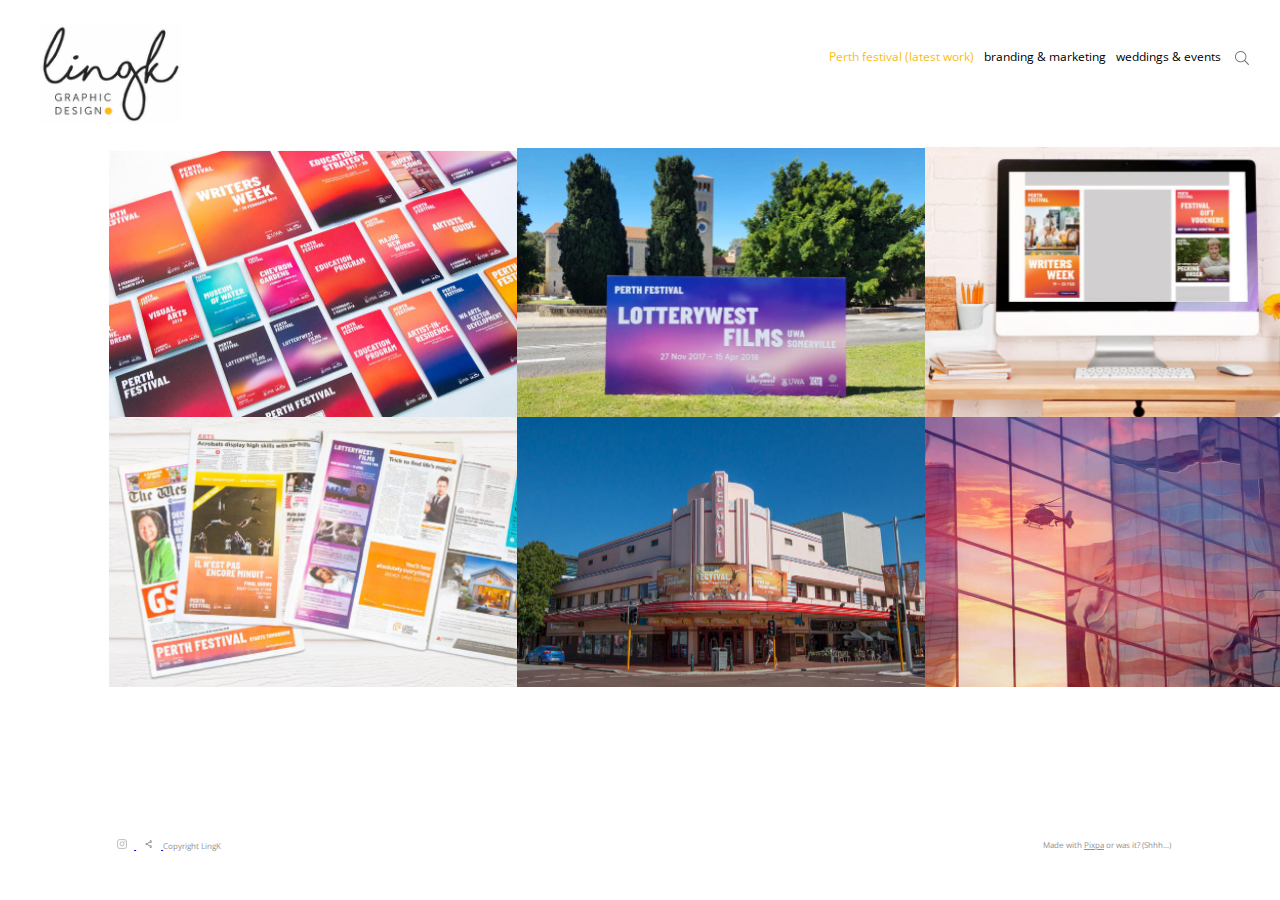
<file: index.html>
<!DOCTYPE html>
<html lang="en">
<head>
    <meta charset="UTF-8">
    <meta http-equiv="X-UA-Compatible" content="IE=edge">
    <meta name="viewport" content="width=device-width, initial-scale=1.0">
    <link rel="stylesheet" href="styles.css"> 
    <title>LingK</title>
</head>
<body>
    <div class="topbar">
        <div class="logodiv">
            <a href="index.html">
                <img class="logo" src="images/logo.png" alt="Copyright LingK">
            </a>
        </div>
        <nav id="main_nav">
            <a class="active" href="index.html">Perth festival (latest work)</a>
            <a class="nav" href="branding.html">branding & marketing</a>
            <a class="nav" href="weddings/weddings.html">weddings & events</a>
            <a class="nav" href="#">
                <img src="images/search.png" alt="search" onclick="search()">
            </a>
            <script src="index.js"></script>
        </nav>
    </div>
    <div id="searchoverlay">
        <textarea class="searchtext" placeholder="Search" rows="1" cols="40"></textarea>
        <img id="search" src="../images/search.png" alt="search" onclick="" height="5%">
    </div>
    <p><a href="#main_burger" id="access_nav" class="access_aid"></a></p>
    <nav id="main_burger">
        <ul>
            <li><a class="activeburger" href="index.html">Perth festival (latest work)</a>
            <li><a class="burger" href="branding.html">branding & marketing</a>
            <li><a class="burger" href="weddings/weddings.html">weddings & events</a>
            <li><a class="burger" href="#">
                <img src="images/search.png" alt="search" onclick="search()">
            </a>
        </ul>
        <p><a href="#body" id="access_top" class="access_aid"></a></p>
        <script src="index.js"></script>
    </nav>
    <div class="images">
        <div class="toprow">
            <div class="container">
                <a href="festival/creative.html">
                    <img class="topimgs" src="images/homepage/1.png" alt="creative">
                    <div class="overlay">
                        <div class="text" id="text">creative direction</div>
                    </div>
                </a>
            </div>
            <div class="container">
                <a href="festival/signage.html">
                    <img class="topimgs" src="images/homepage/2.png" alt="signage">
                    <div class="overlay">
                        <div class="text" id="text">signage</div>
                    </div>
                </a>
            </div>
            <div class="container">
                <a href="festival/digital.html">
                    <img class="topimgs" src="images/homepage/3.png" alt="digital advertising">
                    <div class="overlay">
                        <div class="text" id="text">digital advertising</div>
                    </div>
                </a>
            </div>
        </div>
        <div class="botrow">
            <div class="container">
                <a href="festival/print.html">
                    <img class="botimgs" src="images/homepage/4.png" alt="print advertising">
                    <div class="overlay">
                        <div class="text" id="text">print advertising</div>
                    </div>
                </a>
            </div>
            <div class="container">
                <a href="festival/posters.html">
                    <img class="botimgs" src="images/homepage/5.png" alt="posters">
                    <div class="overlay">
                        <div class="text" id="text">posters</div>
                    </div>
                </a>
            </div>
            <div class="container">
                <a href="festival/imageedit.html">
                    <img class="botimgs" src="images/homepage/6.png" alt="image editing">
                    <div class="overlay">
                        <div class="text" id="text">image editing</div>
                    </div>
                </a>
            </div>
        </div>
    </div>

    <div class="smallimages">
        <div class="smalltoprow">
            <div class="smallcontainer">
                <a href="festival/creative.html">
                    <img class="smalltopimgs" src="images/homepage/1.png" alt="creative">
                    <div class="smalloverlay">
                        <div id="smalltext">creative direction</div>
                    </div>
                </a>
            </div>
            <div class="smallcontainer">
                <a href="festival/signage.html">
                    <img class="smalltopimgs" src="images/homepage/2.png" alt="signage">
                    <div class="smalloverlay">
                        <div id="smalltext">signage</div>
                    </div>
                </a>
            </div>
        </div>
        <div class="smallmiddlerow">
            <div class="smallcontainer">
                <a href="festival/digital.html">
                    <img class="smallmiddleimgs" src="images/homepage/3.png" alt="digital advertising">
                    <div class="smalloverlay">
                        <div id="smalltext">digital advertising</div>
                    </div>
                </a>
            </div>
            <div class="smallcontainer">
                <a href="festival/print.html">
                    <img class="smallmiddleimgs" src="images/homepage/4.png" alt="print advertising">
                    <div class="smalloverlay">
                        <div id="smalltext">print advertising</div>
                    </div>
                </a>
            </div>
        </div>
        <div class="smallbotrow">
            <div class="smallcontainer">
                <a href="festival/posters.html">
                    <img class="smallbotimgs" src="images/homepage/5.png" alt="posters">
                    <div class="smalloverlay">
                        <div id="smalltext">posters</div>
                    </div>
                </a>
            </div>
            <div class="smallcontainer">
                <a href="festival/imageedit.html">
                    <img class="smallbotimgs" src="images/homepage/6.png" alt="image editing">
                    <div class="smalloverlay">
                        <div id="smalltext">image editing</div>
                    </div>
                </a>
            </div>
        </div>
    </div>
    <div class="footer">
        <div class="botleft">
            <a href="https://instagram.com/">
                <img class="share" src="images/instagram.png" alt="search" height="10px">
            </a>
            <a href="#">
                <img class="share" src="images/share.PNG" alt="search" height="10px">
            </a>
            Copyright LingK
        </div>
        <div class="botright">
            Made with <a href="#" class="pixpa">Pixpa</a> or was it? (Shhh...)
        </div>
    </div>
</body>
</html>
</file>
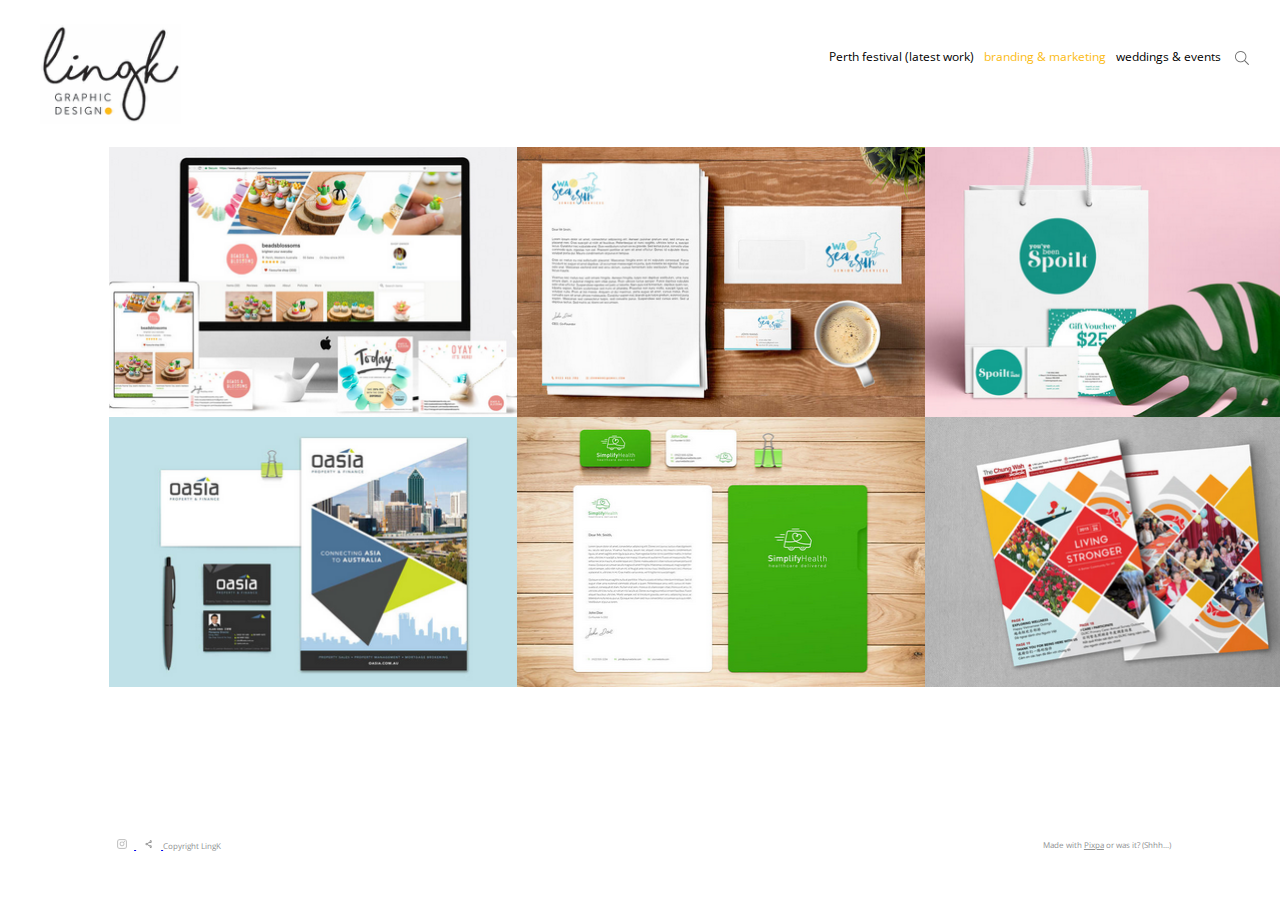
<file: branding.html>
<!DOCTYPE html>
<html lang="en">
<head>
    <meta charset="UTF-8">
    <meta http-equiv="X-UA-Compatible" content="IE=edge">
    <meta name="viewport" content="width=device-width, initial-scale=1.0">
    <link rel="stylesheet" href="styles.css"> 
    <title>LingK</title>
</head>
<body>
    <div class="topbar">
        <div class="logodiv">
            <a href="index.html">
                <img class="logo" src="images/logo.png" alt="Copyright LingK">
            </a>
        </div>
        <nav id="main_nav">
            <a class="nav" href="index.html">Perth festival (latest work)</a>
            <a class="active" href="branding.html">branding & marketing</a>
            <a class="nav" href="weddings/weddings.html">weddings & events</a>
            <a class="nav" href="#">
                <img src="images/search.png" alt="search" onclick="search()">
            </a>
            <script src="index.js"></script>
        </nav>
    </div>
    <div id="searchoverlay">
        <input id="searchtext" type="text" placeholder="Search">
        <img id="search" src="images/search.png" alt="search" onclick="" height="5%">
    </div>
    <div class="images">
        <div class="toprow">
            <div class="container">
                <a href="festival/creative.html">
                    <img class="topimgs" src="images/branding/1.png" alt="creative">
                    <div class="overlay">
                        <div class="text" id="text">beads & blossoms</div>
                    </div>
                </a>
            </div>
            <div class="container">
                <a href="festival/signage.html">
                    <img class="topimgs" src="images/branding/2.png" alt="signage">
                    <div class="overlay">
                        <div class="text" id="text">WA sea & sun services</div>
                    </div>
                </a>
            </div>
            <div class="container">
                <a href="festival/digital.html">
                    <img class="topimgs" src="images/branding/3.png" alt="digital advertising">
                    <div class="overlay">
                        <div class="text" id="text">spoilt at subi</div>
                    </div>
                </a>
            </div>
        </div>
        <div class="botrow">
            <div class="container">
                <a href="festival/print.html">
                    <img class="botimgs" src="images/branding/4.png" alt="print advertising">
                    <div class="overlay">
                        <div class="text" id="text">oasia property & finance</div>
                    </div>
                </a>
            </div>
            <div class="container">
                <a href="festival/posters.html">
                    <img class="botimgs" src="images/branding/5.png" alt="posters">
                    <div class="overlay">
                        <div class="text" id="text">simplify health</div>
                    </div>
                </a>
            </div>
            <div class="container">
                <a href="festival/imageedit.html">
                    <img class="botimgs" src="images/branding/6.png" alt="image editing">
                    <div class="overlay">
                        <div class="text" id="text">chung wah CAC</div>
                    </div>
                </a>
            </div>
        </div>
    </div>
    <div class="footer">
        <div class="botleft">
            <a href="https://instagram.com/">
                <img class="share" src="images/instagram.png" alt="search" height="10px">
            </a>
            <a href="#">
                <img class="share" src="images/share.PNG" alt="search" height="10px">
            </a>
            Copyright LingK
        </div>
        <div class="botright">
            Made with <a href="#" class="pixpa">Pixpa</a> or was it? (Shhh...)
        </div>
    </div>
</body>
</html>
</file>
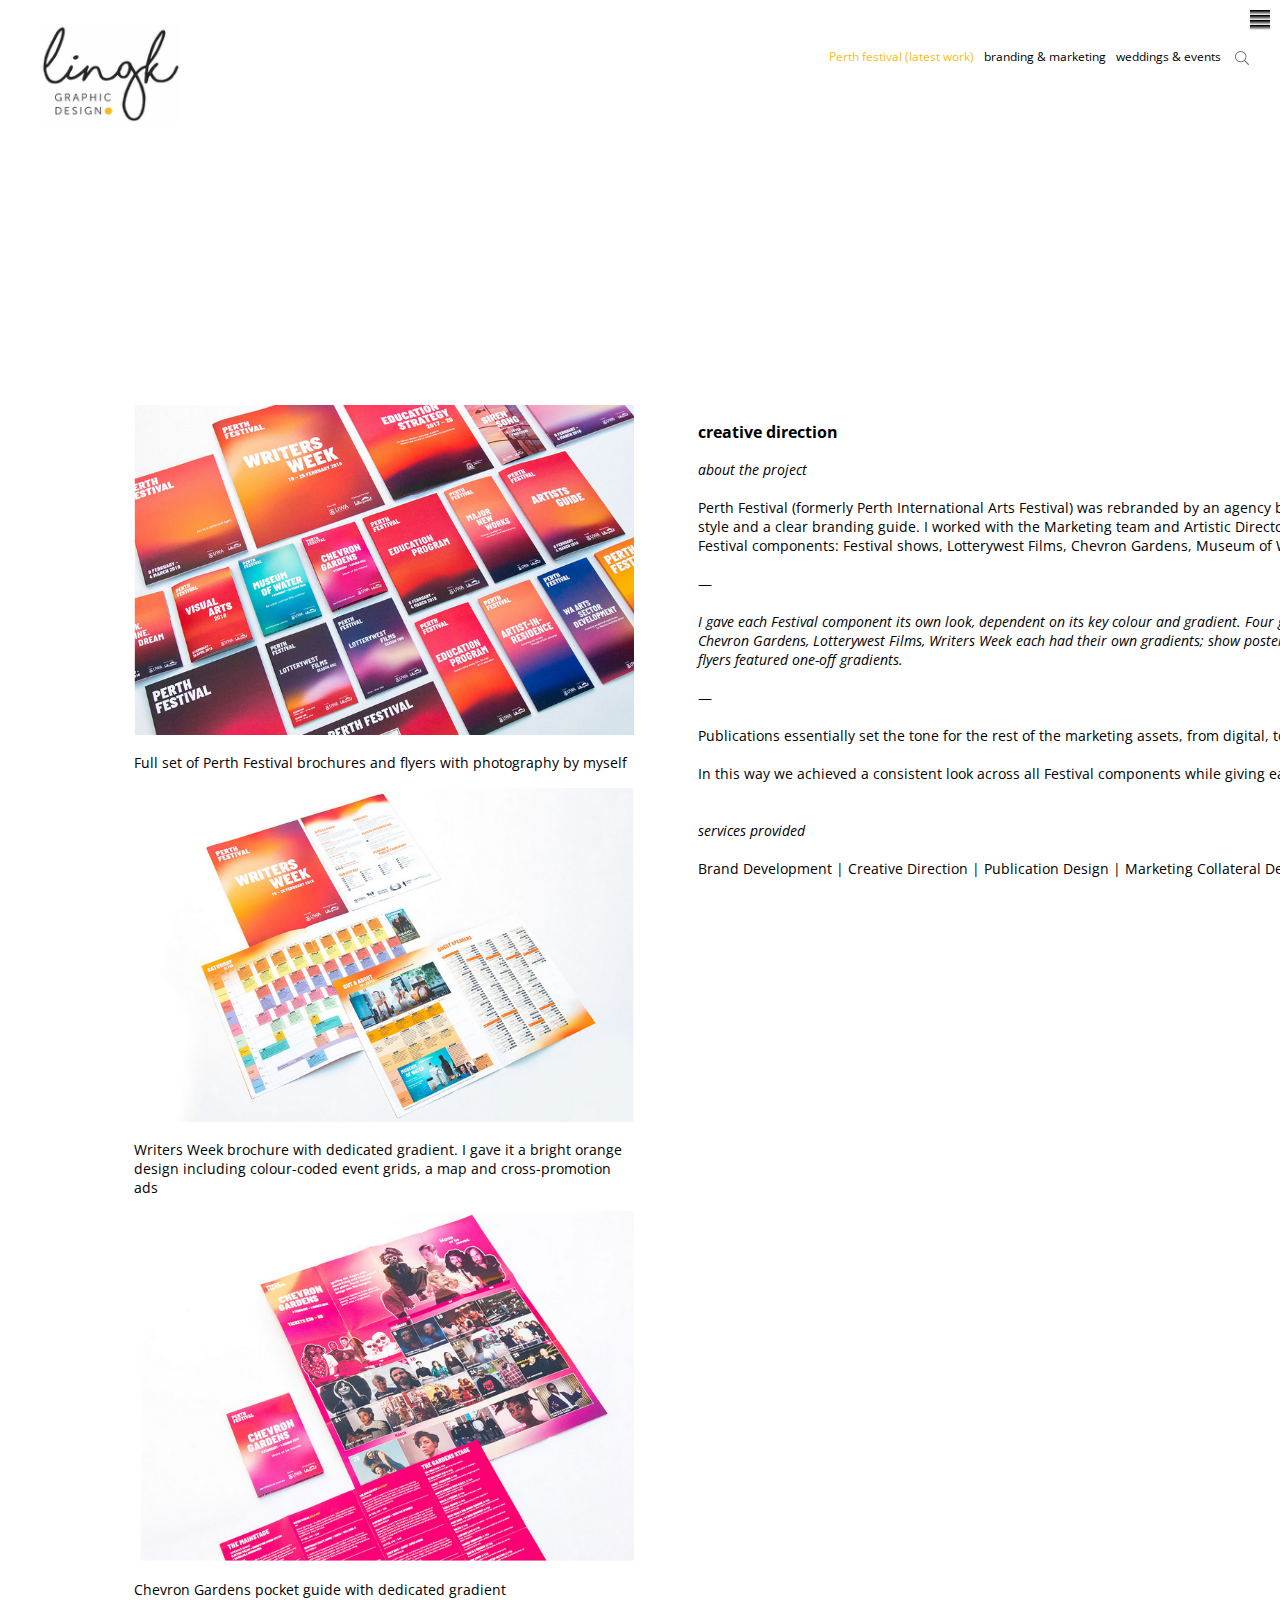
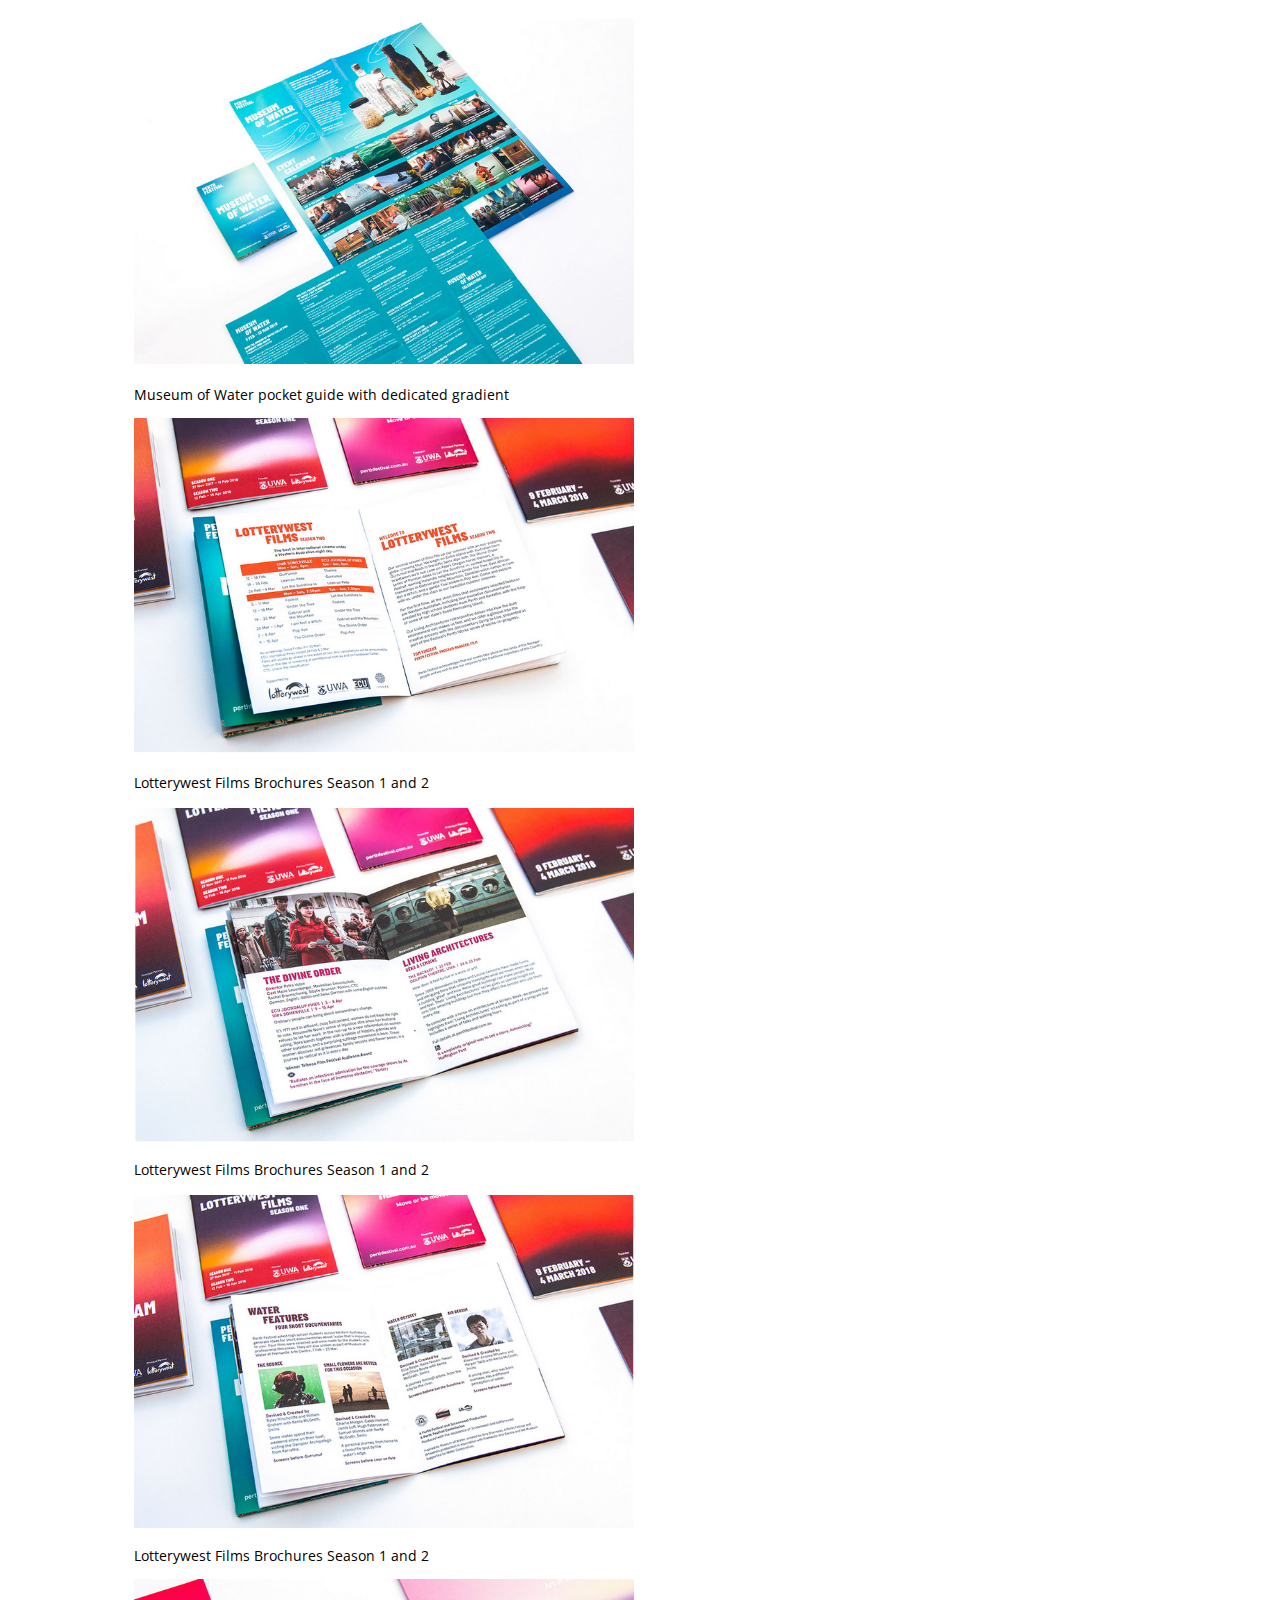
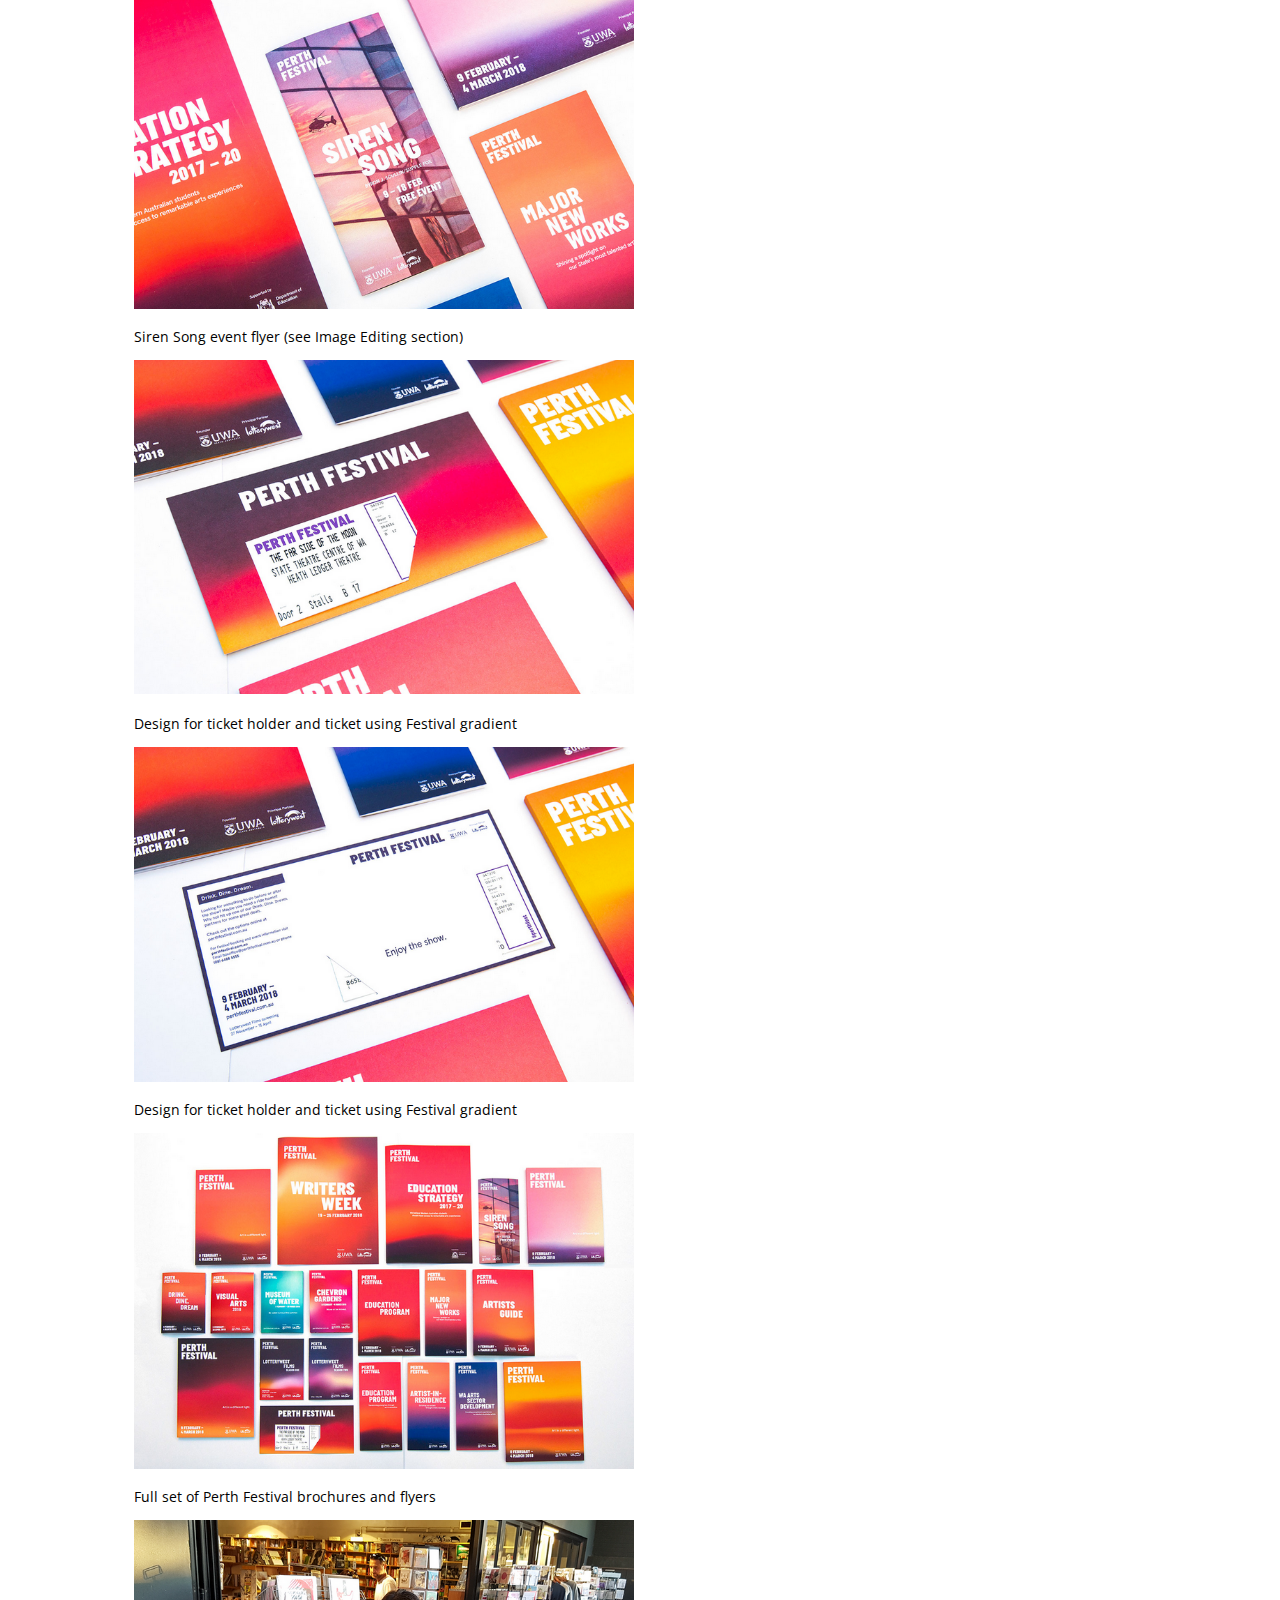
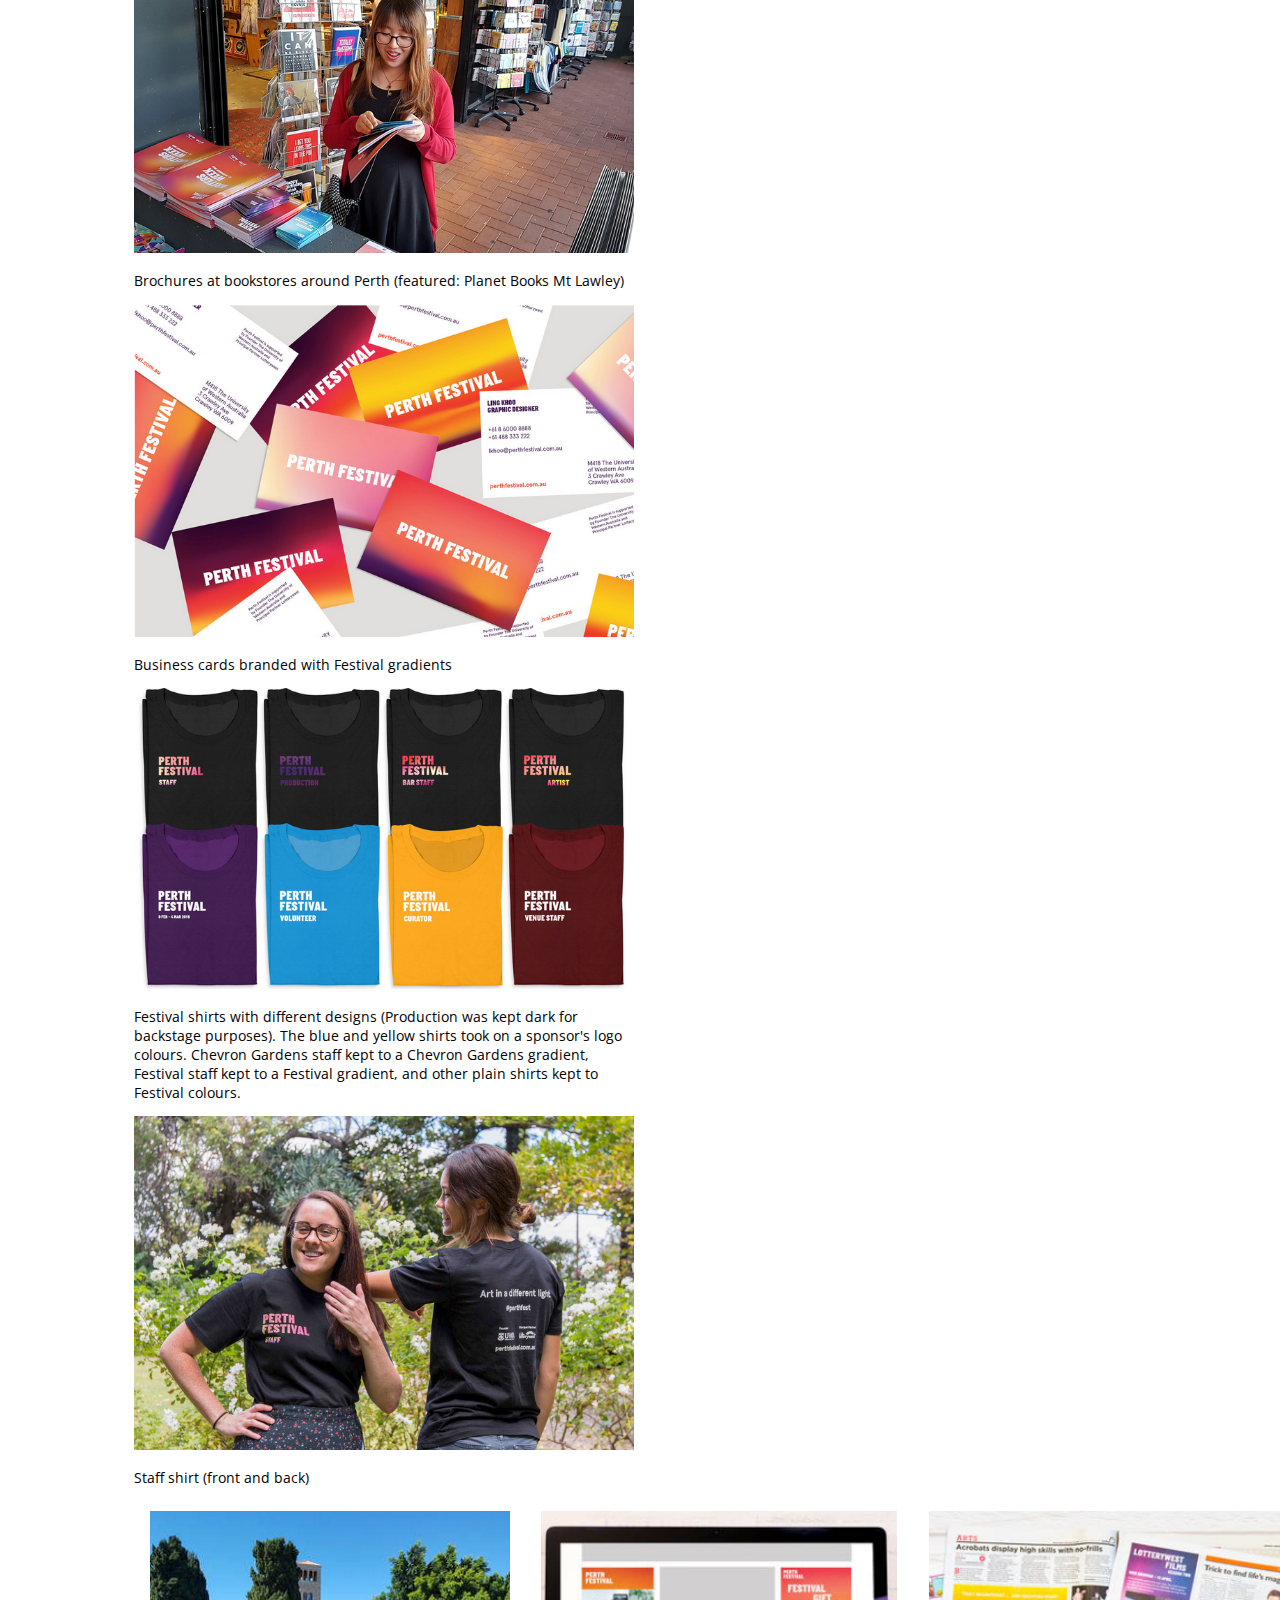
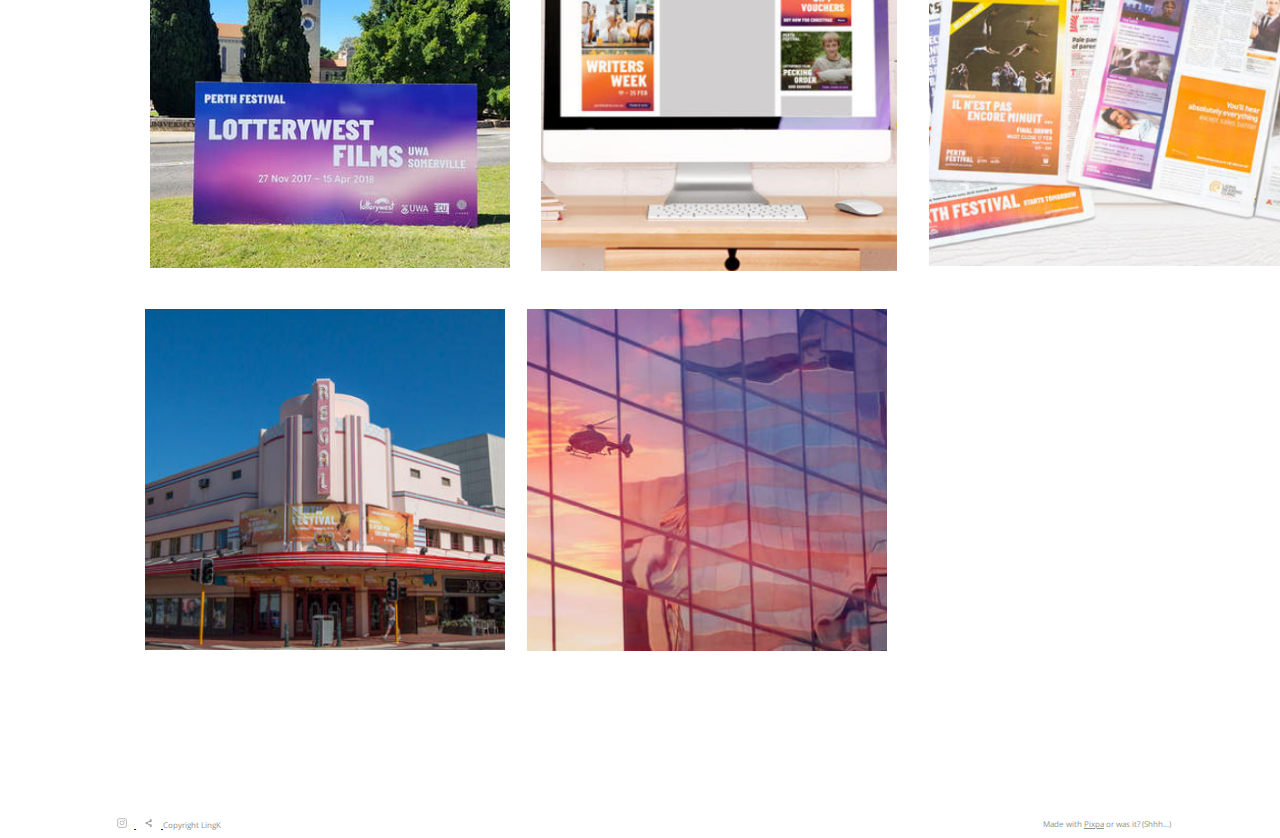
<file: festival/creative.html>
<!DOCTYPE html>
<html lang="en">
<head>
    <meta charset="UTF-8">
    <meta http-equiv="X-UA-Compatible" content="IE=edge">
    <meta name="viewport" content="width=device-width, initial-scale=1.0">
    <link rel="stylesheet" href="styles.css"> 
    <title>LingK</title>
</head>
<body>
    <div class="topbar">
        <div class="logodiv">
            <a href="../index.html">
                <img class="logo" src="../images/logo.png" alt="Copyright LingK">
            </a>
        </div>
        <nav id="main_nav">
            <a class="active" href="../index.html">Perth festival (latest work)</a>
            <a class="nav" href="../branding.html">branding & marketing</a>
            <a class="nav" href="../weddings/weddings.html">weddings & events</a>
            <a class="nav" href="#">
                <img src="../images/search.png" alt="search" onclick="search()">
            </a>
            <script src="../index.js"></script>
        </nav>
    </div>
    <div id="searchoverlay">
        <textarea class="searchtext" placeholder="Search" rows="1" cols="40"></textarea>
        <img id="search" src="../images/search.png" alt="search" onclick="" height="5%">
    </div>
    <div class="nav_burger">
    <p><a href="#main_burger" id="access_nav" class="access_aid"></a></p>
    <nav id="main_burger">
        <ul>
            <li><a class="activeburger" href="../index.html">Perth festival (latest work)</a>
            <li><a class="burger" href="../branding.html">branding & marketing</a>
            <li><a class="burger" href="../weddings/weddings.html">weddings & events</a>
            <li><a class="burger" href="#">
                <img src="../images/search.png" alt="search" onclick="search()">
            </a>
        </ul>
        <p><a href="#body" id="access_top" class="access_aid"></a></p>
        <script src="../index.js"></script>
    </nav>
    </div>
    <div class="main_section">
        <div class="left">
            <img class="leftimgs" src="images/1.png" alt="brochures">
            <p class="caption">Full set of Perth Festival brochures and flyers with photography by myself</p>
            <img class="leftimgs" src="images/2.png" alt="brochures">
            <p class="caption">Writers Week brochure with dedicated gradient. I gave it a bright orange design including colour-coded event grids, a map and cross-promotion ads </p>
            <img class="leftimgs" src="images/3.png" alt="brochures">
            <p class="caption">Chevron Gardens pocket guide with dedicated gradient </p>
            <img class="leftimgs" src="images/4.png" alt="brochures">
            <p class="caption">Museum of Water pocket guide with dedicated gradient</p>
            <img class="leftimgs" src="images/5.png" alt="brochures">
            <p class="caption">Lotterywest Films Brochures Season 1 and 2 </p>
            <img class="leftimgs" src="images/6.png" alt="brochures">
            <p class="caption">Lotterywest Films Brochures Season 1 and 2 </p>
            <img class="leftimgs" src="images/7.png" alt="brochures">
            <p class="caption">Lotterywest Films Brochures Season 1 and 2 </p>
            <img class="leftimgs" src="images/8.png" alt="brochures">
            <p class="caption">Siren Song event flyer (see Image Editing section) </p>
            <img class="leftimgs" src="images/9.png" alt="brochures">
            <p class="caption">Design for ticket holder and ticket using Festival gradient </p>
            <img class="leftimgs" src="images/10.png" alt="brochures">
            <p class="caption">Design for ticket holder and ticket using Festival gradient </p>
            <img class="leftimgs" src="images/11.png" alt="brochures">
            <p class="caption">Full set of Perth Festival brochures and flyers </p>
            <img class="leftimgs" src="images/12.png" alt="brochures">
            <p class="caption">Brochures at bookstores around Perth (featured: Planet Books Mt Lawley) </p>
            <img class="leftimgs" src="images/13.png" alt="brochures">
            <p class="caption">Business cards branded with Festival gradients</p>
            <img class="leftimgs" src="images/14.png" alt="brochures">
            <p class="caption">Festival shirts with different designs (Production was kept dark for backstage purposes). The blue and yellow shirts took on a sponsor's logo colours. Chevron Gardens staff kept to a Chevron Gardens gradient, Festival staff kept to a Festival gradient, and other plain shirts kept to Festival colours.  </p>
            <img class="leftimgs" src="images/15.png" alt="brochures">
            <p class="caption">Staff shirt (front and back) </p>
        </div>
        <div class="right">
            <h3>creative direction</h3>
            <p><i>about the project</i>
            <br>
            <br>
            Perth Festival (formerly Perth International Arts Festival) was rebranded by an agency before I came in. However, it lacked agreement on style and a clear branding guide. I worked with the Marketing team and Artistic Director, revamping and creating direction for various Festival components: Festival shows, Lotterywest Films, Chevron Gardens, Museum of Water, Writers Week, and Education.
            <br><br>—<br><br>
            <i>I gave each Festival component its own look, dependent on its key colour and gradient. Four gradients were used only to brand the Festival as a whole. Chevron Gardens, Lotterywest Films, Writers Week each had their own gradients; show posters had gradients that matched their images; and one-off flyers featured one-off gradients.</i>
            <br><br>—<br><br>
            Publications essentially set the tone for the rest of the marketing assets, from digital, to print, to signage.<br>
            <br>
            In this way we achieved a consistent look across all Festival components while giving each of them an identity of their own. <br>
            <br>
            <br>
            <i>services provided</i><br>
            <br>
            Brand Development | Creative Direction | Publication Design | Marketing Collateral Design</p>

        </div>
    </div>
    <div class="images">
        <div class="toprow">
            <div class="container">
                <a href="signage.html">
                    <img class="topimgs" src="images/bot1.png" alt="signage">
                    <div class="overlay">
                        <div class="text" id="text">signage</div>
                    </div>
                </a>
            </div>
            <div class="container">
                <a href="digital.html">
                    <img class="topimgs" src="images/bot2.png" alt="digital advertising">
                    <div class="overlay">
                        <div class="text" id="text">digital advertising</div>
                    </div>
                </a>
            </div>
            <div class="container">
                <a href="print.html">
                    <img class="topimgs" src="images/bot3.png" alt="print advertising">
                    <div class="overlay">
                        <div class="text" id="text">print advertising</div>
                    </div>
                </a>
            </div>
        </div>
        <div class="botrow">
            <div class="container">
                <a href="posters.html">
                    <img class="botimgs" src="images/bot4.png" alt="posters">
                    <div class="overlay">
                        <div class="text" id="text">posters</div>
                    </div>
                </a>
            </div>
            <div class="container">
                <a href="imageedit.html">
                    <img class="botimgs" src="images/bot5.png" alt="image editing">
                    <div class="overlay">
                        <div class="text" id="text">image editing</div>
                    </div>
                </a>
            </div>
        </div>
    </div>
    <div class="footer">
        <div class="botleft">
            <a href="https://instagram.com/">
                <img class="share" src="../images/instagram.png" alt="search" height="10px">
            </a>
            <a href="#">
                <img class="share" src="../images/share.PNG" alt="search" height="10px">
            </a>
            Copyright LingK
        </div>
        <div class="botright">
            Made with <a href="#" class="pixpa">Pixpa</a> or was it? (Shhh...)
        </div>
    </div>
</body>
</html>
</file>
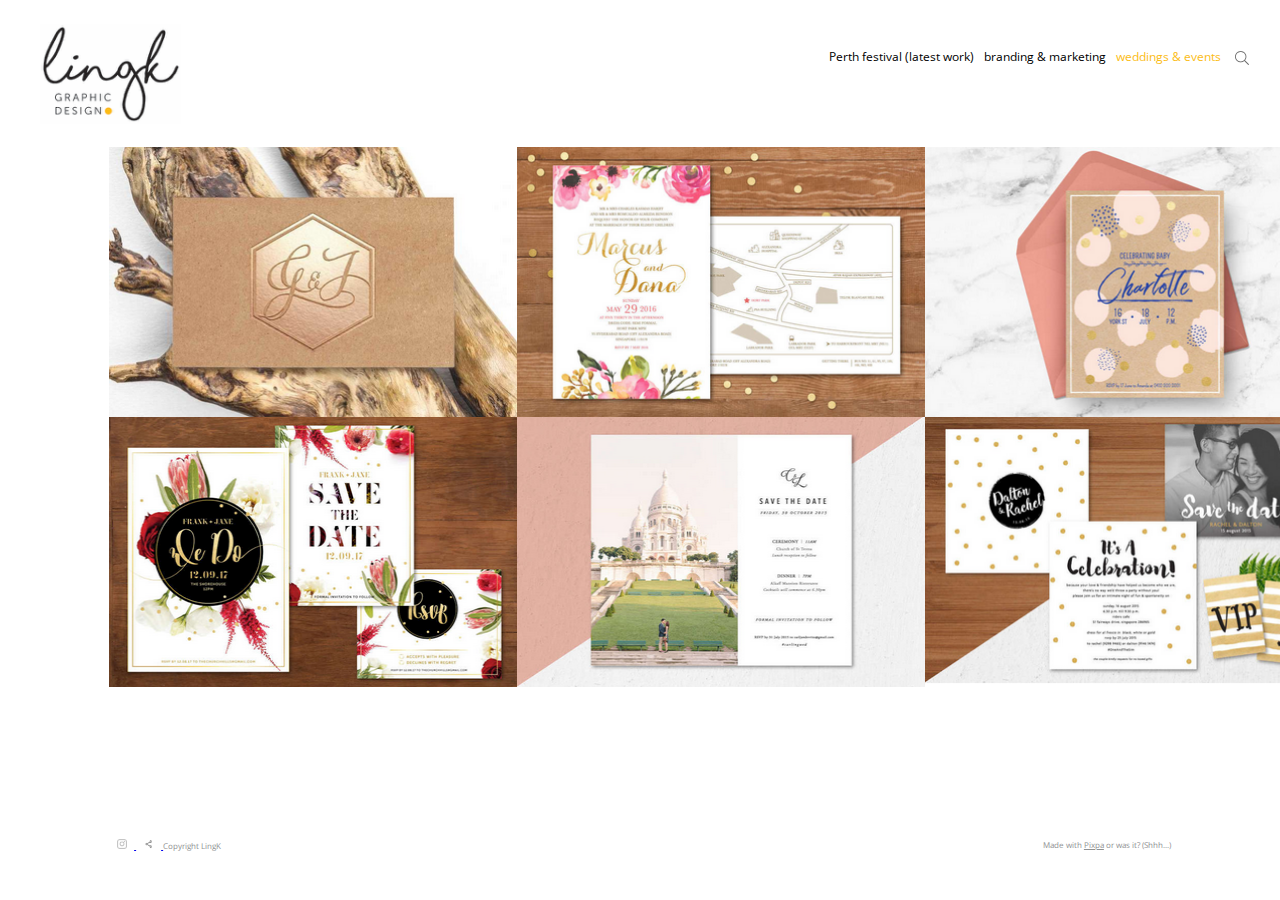
<file: weddings/weddings.html>
<!DOCTYPE html>
<html lang="en">
<head>
    <meta charset="UTF-8">
    <meta http-equiv="X-UA-Compatible" content="IE=edge">
    <meta name="viewport" content="width=device-width, initial-scale=1.0">
    <link rel="stylesheet" href="../styles.css"> 
    <title>LingK</title>
</head>
<body>
    <div class="topbar">
        <div class="logodiv">
            <a href="../index.html">
                <img class="logo" src="../images/logo.png" alt="Copyright LingK">
            </a>
        </div>
        <nav id="main_nav">
            <a class="nav" href="../index.html">Perth festival (latest work)</a>
            <a class="nav" href="../branding.html">branding & marketing</a>
            <a class="active" href="weddings.html">weddings & events</a>
            <a class="nav" href="#">
                <img src="../images/search.png" alt="search" onclick="search()">
            </a>
            <script src="../index.js"></script>
        </nav>
    </div>
    <div id="searchoverlay">
        <input id="searchtext" type="text" placeholder="Search">
        <img id="search" src="../images/search.png" alt="search" onclick="" height="5%">
    </div>
    <div class="images">
        <div class="toprow">
            <div class="container">
                <a href="monogram.html">
                    <img class="topimgs" src="images/1.png" alt="featured monogram">
                    <div class="overlay">
                        <div class="text" id="text">featured monogram</div>
                    </div>
                </a>
            </div>
            <div class="container">
                <a href="mandd.html">
                    <img class="topimgs" src="images/2.png" alt="marcus & dana">
                    <div class="overlay">
                        <div class="text" id="text">marcus & dana</div>
                    </div>
                </a>
            </div>
            <div class="container">
                <a href="charlotte.html">
                    <img class="topimgs" src="images/3.png" alt="celebrating charlotte">
                    <div class="overlay">
                        <div class="text" id="text">celebrating charlotte</div>
                    </div>
                </a>
            </div>
        </div>
        <div class="botrow">
            <div class="container">
                <a href="fandj.html">
                    <img class="botimgs" src="images/4.png" alt="frank & jane">
                    <div class="overlay">
                        <div class="text" id="text">frank & jane</div>
                    </div>
                </a>
            </div>
            <div class="container">
                <a href="candl.html">
                    <img class="botimgs" src="images/5.png" alt="carl & ling">
                    <div class="overlay">
                        <div class="text" id="text">carl & ling</div>
                    </div>
                </a>
            </div>
            <div class="container">
                <a href="randd.html">
                    <img class="botimgs" src="images/6.png" alt="rachel & dalton">
                    <div class="overlay">
                        <div class="text" id="text">rachel & dalton</div>
                    </div>
                </a>
            </div>
        </div>
    </div>
    <div class="footer">
        <div class="botleft">
            <a href="https://instagram.com/">
                <img class="share" src="../images/instagram.png" alt="search" height="10px">
            </a>
            <a href="#">
                <img class="share" src="../images/share.PNG" alt="search" height="10px">
            </a>
            Copyright LingK
        </div>
        <div class="botright">
            Made with <a href="#" class="pixpa">Pixpa</a> or was it? (Shhh...)
        </div>
    </div>
</body>
</html>
</file>
<file: styles.css>
@import url('https://fonts.googleapis.com/css?family=Open%20Sans:400');

body {
    font-family: 'Open Sans', sans-serif;
    color: #FFFFFF;
    font-weight: 400;
}
.topbar{
    display: flex;
    position: inline;
    justify-content: space-between;
}
.logo{
    position: fixed;
    margin-top: 10px;
    margin-left: 20px;
    z-index: 3;
}

/*--------NAV----------*/
#main_nav {
    display: flex;
    max-width: 600px;
    background: none;
    color: #000000;
    margin-top: 40px;
    margin-right: 20px;
}
#main_nav:target {
    background: none;
}
.nav{
    background: none;
    text-decoration: none;
    color: #000000;
    font-size: 12px;
    margin-left: 10px;
}
.nav:hover{
    color: #fbbc15;
}
#main_nav a.active{
    color: #fbbc15;
    text-decoration: none;
    font-size: 12px;
    margin-left: 10px;
    
}
#main_nav a.active:hover{
    color: #fbbc15;
    text-decoration: none;
}

/*--------NAV END----------*/
/*--------BURGER----------*/
#main_burger {
    display: none;
    top: 0;
    right: 0;
    position: flex;
    align-items: center;
    background: none;
}

#main_burger:target {
    display: flex;
    position: absolute;
    background: none;
    align-items: center;
    width: 100%;
    z-index: 2;
}

.access_aid {
    display: none;
    position: absolute;
    top: 0;
    right: 0;
    width: 40px;
    height: 0;
    padding-top: 40px;
    background: white 10px 10px / 20px 20px no-repeat;
    z-index: 1;
}

#access_nav {
    background-color: white;
    background-image: repeating-linear-gradient(black, black 0.5px, black 0.5px, white 5px);
}

#access_top {
    background-image: linear-gradient(45deg, transparent 12.5px, black 12px, black 15px, transparent 0), linear-gradient(-45deg, transparent 12.5px, black 12px, black 15px, white 0);
    z-index: 2;
}
ul{
    display: block;
    align-items: center;
    padding: 20px;
    padding-top: -50px;
    margin-bottom: 50px;
    text-align: center;
    width: 100%;
    background: white
}
li{
    width: 1028px;
    line-height: 50px;
    font-size: 13px;
}
li:hover{
    color: #fbbc15;
    list-style-type: none;
}
.li:active{
    color: #fbbc15
}
.burger{
    background: none;
    text-decoration: none;
    color: black;
    padding-bottom: 50px;
}
.burger:hover{
    color: #fbbc15;
}
#main_burger a.activeburger{
    color: #fbbc15;
    text-decoration: none;
    padding-bottom: 50px;
    
}

/*--------BURGER END----------*/




/*--------MAIN IMAGES----------*/
.images{
    margin-left: 8%;
    margin-right: 8%;
    margin-top: 6%;
}
.toprow, .botrow{
    display: flex;
    position: inline;
    height: 270px;
}
.topimgs, .botimgs{
    width: 408px;
    height: 270px;
    margin-left: 0px;
    margin-right: 0px;
}
/*--------IMAGE OVERLAY----------*/
.container {
    position: relative;
    width: 408px;
}
.container:hover {
    opacity: 1;
}
.overlay {
    position: absolute;
    top: 0;
    bottom: 0;
    left: 0;
    right: 0;
    opacity: 0;
    transition: .5s ease;
    background-color: #454a4f;
}
.overlay:hover{
    opacity: 0.7;
}
#text {
    color: white;
    font-size: 12px;
    position: absolute;
    top: 48%;
    left: 10%;
    text-align: center;
    opacity: 1;
}
/*--------IMAGE OVERLAY END----------*/
/*--------MAIN IMAGES END----------*/
/*--------SMALL SCREEN IMAGES----------*/
.smallimages{
    margin-left: 8%;
    margin-right: 8%;
    margin-top: 10%
}
.smalltoprow, .smallmiddlerow, .smallbotrow{
    display: none;
    position: inline;
    height: 270px;
}
.smalltopimgs, .smallmiddleimgs, .smallbotimgs{
    width: 408px;
    height: 270px;
    margin-left: 0px;
    margin-right: 0px;
}
/*--------IMAGE OVERLAY----------*/
.smallcontainer {
    position: relative;
    width: 408px;
}
.smallcontainer:hover {
    opacity: 1;
}
.smalloverlay {
    position: absolute;
    top: 0;
    bottom: 0;
    left: 0;
    right: 0;
    opacity: 0;
    transition: .5s ease;
    background-color: #454a4f;
}
.smalloverlay:hover{
    opacity: 0.7;
}
#smalltext {
    color: white;
    font-size: 12px;
    position: absolute;
    top: 48%;
    left: 10%;
    text-align: center;
    opacity: 1;
}

/*--------IMAGE OVERLAY END----------*/
/*--------SMALL SCREEN IMAGES END----------*/

/*--------SEARCH FUNCTION----------*/
#searchoverlay{
    position: absolute;
    top: 0;
    bottom: 0;
    left: 0;
    right: 0;
    z-index: 99;
    height: 100%;
    width: 100%;
    transition: .5s ease;
    background-color: #ffffff;
    display: none;
    text-align: center;
    text-justify: center;
    align-content: center;
    justify-content: center;
}
.searchtext{
    color: #000000;
    text-align: left;
    font-family: 'Open Sans', sans-serif;
    font-weight: bold;
    text-justify: center;
    align-self: center;
    border-top: none;
    border-left: none;
    border-right: none;
    border-bottom-style: solid;
    font-size: 18px;
    resize: none;
}
#search{
    align-self: center;
    justify-self: center;
    margin-left: -40px;
    margin-top: -15px;
}
/*--------SEARCH FUNCTION END----------*/
/*--------FOOTER----------*/
.footer{
    display: flex;
    justify-content: space-between;
    margin-top: 12%;
}
.botleft{
    color: #909293;
    font-size: 8px;
    margin-left: 8%;
    width: 150px;
}
.share{
    margin-left: 5%;
    margin-right: 5%;
}
.botright{
    color: #909293;
    font-size: 8px;
    text-align: right;
    margin-right: 8%;
}
.pixpa{
    color: #909293
}
/*--------FOOTER END----------*/

/*--------MEDIA QUERIES----------*/
@media screen and (max-width: 1200px) {
    .images, .container{
        display: none;
    }
    .smalltoprow, .smallmiddlerow, .smallbotrow{
        display: flex;
    }
}

@media screen and (max-width: 1028px) {
    .nav, .active {
        display: none;
    }
    .access_aid{
        display:block;
    }
}
/*--------MEDIA QUERIES END----------*/
</file>
<file: festival/styles.css>
@import url('https://fonts.googleapis.com/css?family=Open%20Sans:400');

body {
    font-family: 'Open Sans', sans-serif;
    /* color: #FFFFFF; */
    font-weight: 400;
}
.topbar{
    display: flex;
    position: inline;
    justify-content: space-between;
}
.logo{
    position: sticky;
    margin-top: 10px;
    margin-left: 20px;
    z-index: 3;
}
/*--------NAV----------*/
#main_nav {
    display: flex;
    max-width: 600px;
    background: none;
    color: #000000;
    margin-top: 40px;
    margin-right: 20px;
}
#main_nav:target {
    background: none;
}
.nav{
    background: none;
    text-decoration: none;
    color: #000000;
    font-size: 12px;
    margin-left: 10px;
}
.nav:hover{
    color: #fbbc15;
}
#main_nav a.active{
    color: #fbbc15;
    text-decoration: none;
    font-size: 12px;
    margin-left: 10px;
    
}
#main_nav a.active:hover{
    color: #fbbc15;
    text-decoration: none;
}
/*--------NAV END----------*/
/*--------BURGER----------*/
#main_burger {
    display: none;
    top: 0;
    right: 0;
    position: flex;
    align-items: center;
    background: none;
    width: 100%;
}
.nav_burger{
    width: 100%;
}
#main_burger:target {
    display: flex;
    position: absolute;
    background: none;
    align-items: center;
    width: 100%;
    z-index: 2;
}
.access_aid {
    display: none;
    position: absolute;
    top: 0;
    right: 0;
    width: 40px;
    height: 0;
    padding-top: 40px;
    background: white 10px 10px / 20px 20px no-repeat;
    z-index: 1;
}
#access_nav {
    display: flex;
    right: 0;
    background-color: white;
    background-image: repeating-linear-gradient(black, black 0.5px, black 0.5px, white 5px);
}
#access_top {
    background-image: linear-gradient(45deg, transparent 12.5px, black 12px, black 15px, transparent 0), linear-gradient(-45deg, transparent 12.5px, black 12px, black 15px, white 0);
    z-index: 2;
}
ul{
    display: block;
    align-items: center;
    padding: 20px;
    padding-top: -50px;
    margin-bottom: 50px;
    text-align: center;
    width: 100%;
    background: white
}
li{
    width: 100%;
    margin-left: 20%;
    line-height: 50px;
    font-size: 13px;
    list-style-type: none;
}
li:hover{
    color: #fbbc15;
    list-style-type: none;
}
.li:active{
    color: #fbbc15;
    list-style-type: none;
}
.burger{
    background: none;
    text-decoration: none;
    color: black;
    padding-bottom: 50px;
}
.burger:hover{
    color: #fbbc15;
}
#main_burger a.activeburger{
    color: #fbbc15;
    text-decoration: none;
    padding-bottom: 50px;    
}
/*--------BURGER END----------*/
/*--------MAIN IMAGES----------*/
.images{
    margin-left: 10%;
    margin-right: 8%;
}
.toprow, .botrow{
    display: flex;
    position: inline;
    max-height: 360px;
    margin-top: 3%;
}
.botrow{
    max-width: 722px;
}
.topimgs, .botimgs{
    max-width: 360px;
    max-height: 360px;
}
/*--------IMAGE OVERLAY----------*/
.container {
    position: relative;
    height: 100%;
    margin: 1.5%;
    margin-top: -2%;
}
.container:hover {
    opacity: 1;
}
.overlay {
    position: absolute;
    top: 0;
    bottom: 0;
    left: 0;
    right: 0;
    opacity: 0;
    transition: .5s ease;
    background-color: #454a4f;
}
.overlay:hover{
    opacity: 0.7;
}
#text {
    color: white;
    font-size: 12px;
    position: absolute;
    top: 92%;
    left: 5%;
    text-align: center;
    opacity: 1;
}
/*--------IMAGE OVERLAY END----------*/
/*--------MAIN IMAGES END----------*/
/*--------SEARCH FUNCTION----------*/
#searchoverlay{
    position: absolute;
    top: 0;
    bottom: 0;
    left: 0;
    right: 0;
    z-index: 99;
    height: 100%;
    width: 100%;
    transition: .5s ease;
    background-color: #ffffff;
    display: none;
    text-align: center;
    text-justify: center;
    align-content: center;
    justify-content: center;
}
.searchtext{
    color: #000000;
    text-align: left;
    font-family: 'Open Sans', sans-serif;
    font-weight: bold;
    text-justify: center;
    align-self: center;
    border-top: none;
    border-left: none;
    border-right: none;
    border-bottom-style: solid;
    font-size: 18px;
    resize: none;
}
#search{
    align-self: center;
    justify-self: center;
    margin-left: -40px;
    margin-top: -15px;
}
/*--------SEARCH FUNCTION END----------*/
/*--------MAIN SECTION----------*/
.main_section{
    display: flex;
    font-size: 14px;
    max-width: 100%;
}
.left{
    display: block;
    margin-left: 10%;
    margin-top: 20%;
}
.right{
    display: block;
    align-self: flex-start;
    margin-right: 10%;
    margin-left: 5%;
    margin-top: 20%;
    min-width: 75%;
}
.leftimgs{
    max-width: 500px;
    min-width: 50%;
}
/*--------MAIN SECTION END----------*/
/*--------FOOTER----------*/
.footer{
    display: flex;
    justify-content: space-between;
    margin-top: 12%;
}
.botleft{
    color: #909293;
    font-size: 8px;
    margin-left: 8%;
    width: 150px;
}
.share{
    margin-left: 5%;
    margin-right: 5%;
}
.botright{
    color: #909293;
    font-size: 8px;
    text-align: right;
    margin-right: 8%;
}
.pixpa{
    color: #909293
}
/*--------FOOTER END----------*/
/*--------MEDIA QUERIES----------*/
@media screen and (max-width: 1028px) {
    .nav, .active {
        display: none;
    }
    .access_aid{
        display:flex;
    }
}
@media screen and (max-width: 769px) {
    .nav, .active {
        display: none;
    }
    .access_aid{
        display:flex;
    }
    .main_section{
        display: block;
        width: 100%;
    }
    .topimgs, .botimgs{
        max-width: 180px;
        max-height: 180px;
    }
}
/*--------MEDIA QUERIES END----------*/
</file>
